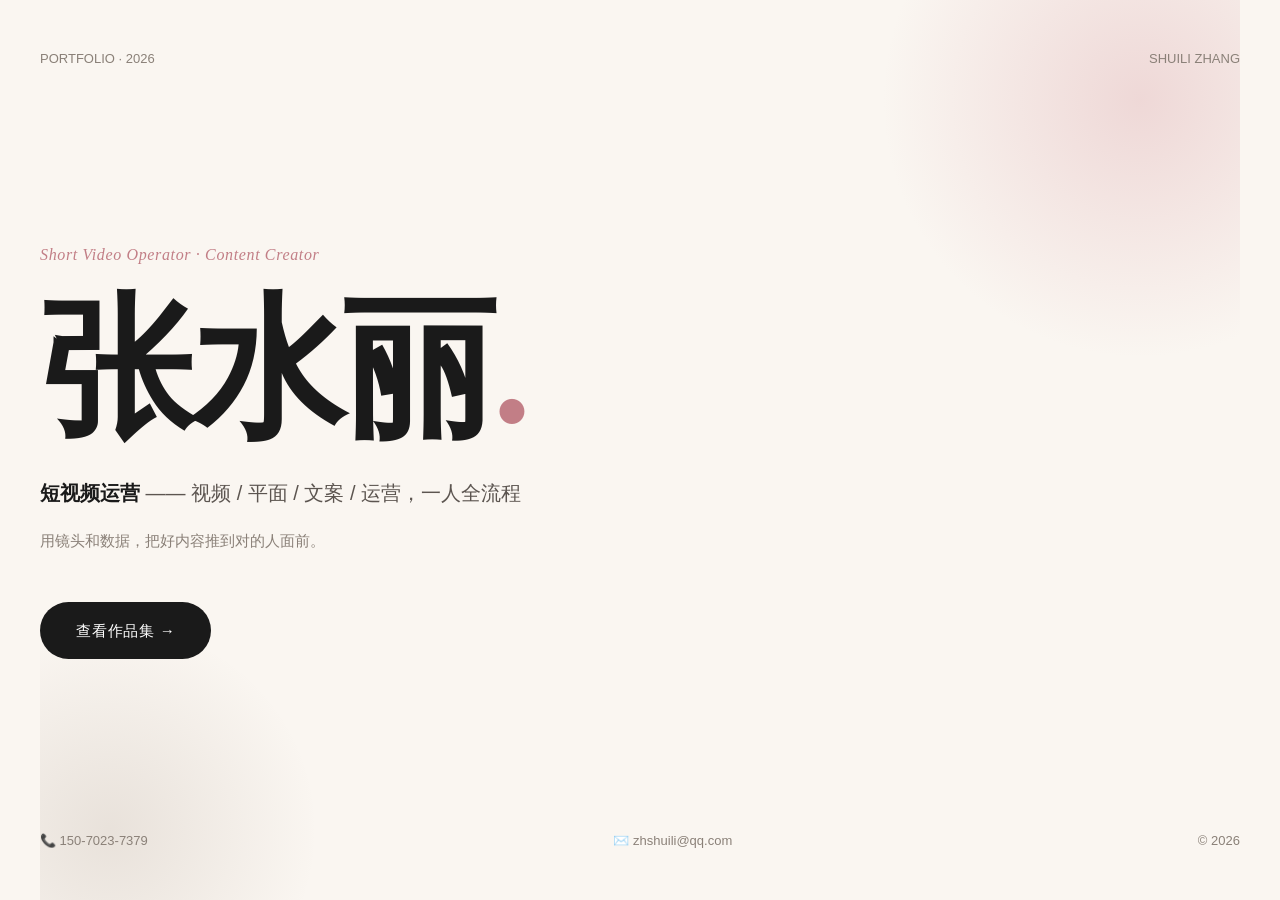
<file: index.html>
<!DOCTYPE html>
<html lang="zh-CN">
<head>
  <meta charset="UTF-8" />
  <meta name="viewport" content="width=device-width, initial-scale=1.0" />
  <title>张水丽 · 短视频运营作品集</title>
  <meta name="description" content="张水丽 · 短视频运营 —— 视频 / 平面 / 文案 / 运营综合方向个人作品集" />
  <link rel="stylesheet" href="assets/css/style.css" />
</head>
<body>
  <main class="cover container">
    <div class="cover-top">
      <span>PORTFOLIO · 2026</span>
      <span>SHUILI ZHANG</span>
    </div>

    <div class="cover-mid">
      <div class="cover-eyebrow">Short Video Operator · Content Creator</div>
      <h1 class="cover-title">
        张水丽<span class="accent">.</span>
      </h1>
      <p class="cover-role">
        <strong>短视频运营</strong> —— 视频 / 平面 / 文案 / 运营，一人全流程
      </p>
      <p class="cover-tagline">
        用镜头和数据，把好内容推到对的人面前。
      </p>
      <a href="portfolio.html" class="cover-cta">查看作品集 →</a>
    </div>

    <div class="cover-bottom">
      <span>📞 150-7023-7379</span>
      <span>✉️ zhshuili@qq.com</span>
      <span>© 2026</span>
    </div>
  </main>
</body>
</html>
</file>
<file: assets/css/style.css>
/* ============================================
   张水丽 · 个人作品集
   设计变量
   ============================================ */
:root {
  --bg: #FAF6F1;
  --bg-card: #FFFFFF;
  --ink: #1A1A1A;
  --ink-soft: #5C5550;
  --ink-mute: #8A8078;
  --pink: #D9A0A6;
  --pink-deep: #C27E86;
  --brown: #6B4F3A;
  --line: #EDE6DD;
  --shadow: 0 4px 24px rgba(60, 40, 30, 0.06);
  --shadow-hover: 0 12px 36px rgba(60, 40, 30, 0.12);
  --radius: 16px;
  --max-w: 1200px;
}

* { box-sizing: border-box; margin: 0; padding: 0; }

html { scroll-behavior: smooth; }

body {
  background: var(--bg);
  color: var(--ink);
  font-family: -apple-system, BlinkMacSystemFont, "PingFang SC", "Hiragino Sans GB", "Microsoft YaHei", sans-serif;
  font-size: 16px;
  line-height: 1.7;
  -webkit-font-smoothing: antialiased;
}

img { max-width: 100%; display: block; }
a { color: inherit; text-decoration: none; }

.container {
  max-width: var(--max-w);
  margin: 0 auto;
  padding: 0 40px;
}

/* ============================================
   封面页 index.html
   ============================================ */
.cover {
  min-height: 100vh;
  display: flex;
  flex-direction: column;
  justify-content: space-between;
  padding: 48px 0;
  position: relative;
  overflow: hidden;
}

.cover::before {
  content: "";
  position: absolute;
  width: 520px; height: 520px;
  border-radius: 50%;
  background: radial-gradient(circle, rgba(217,160,166,0.35), transparent 70%);
  top: -160px; right: -160px;
  z-index: 0;
}
.cover::after {
  content: "";
  position: absolute;
  width: 420px; height: 420px;
  border-radius: 50%;
  background: radial-gradient(circle, rgba(107,79,58,0.12), transparent 70%);
  bottom: -140px; left: -140px;
  z-index: 0;
}

.cover-top, .cover-bottom {
  display: flex;
  justify-content: space-between;
  align-items: center;
  font-size: 13px;
  color: var(--ink-mute);
  position: relative;
  z-index: 1;
}

.cover-mid {
  position: relative;
  z-index: 1;
  padding: 40px 0;
}

.cover-eyebrow {
  font-family: Georgia, "Times New Roman", serif;
  font-style: italic;
  color: var(--pink-deep);
  font-size: 16px;
  letter-spacing: 0.04em;
  margin-bottom: 24px;
}

.cover-title {
  font-family: Georgia, "Times New Roman", serif;
  font-size: clamp(56px, 12vw, 160px);
  font-weight: 700;
  line-height: 1.02;
  letter-spacing: -0.02em;
}

.cover-title .accent { color: var(--pink-deep); }

.cover-role {
  margin-top: 28px;
  font-size: clamp(16px, 2vw, 20px);
  color: var(--ink-soft);
}
.cover-role strong { color: var(--ink); font-weight: 600; }

.cover-tagline {
  margin-top: 18px;
  font-size: 15px;
  color: var(--ink-mute);
  max-width: 480px;
}

.cover-cta {
  display: inline-block;
  margin-top: 48px;
  padding: 16px 36px;
  background: var(--ink);
  color: #fff;
  border-radius: 999px;
  font-size: 15px;
  letter-spacing: 0.05em;
  transition: all 0.25s ease;
}
.cover-cta:hover {
  background: var(--pink-deep);
  transform: translateY(-2px);
  box-shadow: var(--shadow-hover);
}

/* ============================================
   顶部导航
   ============================================ */
.nav {
  position: sticky;
  top: 0;
  background: rgba(250, 246, 241, 0.92);
  backdrop-filter: blur(12px);
  border-bottom: 1px solid var(--line);
  z-index: 100;
}
.nav-inner {
  display: flex;
  justify-content: space-between;
  align-items: center;
  height: 68px;
}
.nav-logo {
  font-family: Georgia, serif;
  font-weight: 700;
  font-size: 20px;
}
.nav-logo span { color: var(--pink-deep); }
.nav-links {
  display: flex;
  gap: 32px;
  list-style: none;
}
.nav-links a {
  font-size: 14px;
  color: var(--ink-soft);
  position: relative;
  padding: 6px 0;
  transition: color 0.2s;
}
.nav-links a:hover { color: var(--ink); }
.nav-links a.active { color: var(--ink); }
.nav-links a.active::after {
  content: "";
  position: absolute;
  left: 0; right: 0; bottom: -2px;
  height: 2px;
  background: var(--pink-deep);
}

.nav-burger {
  display: none;
  background: none;
  border: none;
  cursor: pointer;
  width: 28px; height: 22px;
  position: relative;
}
.nav-burger span {
  position: absolute;
  left: 0; width: 100%; height: 2px;
  background: var(--ink);
  transition: all 0.25s;
}
.nav-burger span:nth-child(1) { top: 2px; }
.nav-burger span:nth-child(2) { top: 10px; }
.nav-burger span:nth-child(3) { top: 18px; }
.nav-burger.open span:nth-child(1) { top: 10px; transform: rotate(45deg); }
.nav-burger.open span:nth-child(2) { opacity: 0; }
.nav-burger.open span:nth-child(3) { top: 10px; transform: rotate(-45deg); }

/* ============================================
   Hero（二级页顶部）
   ============================================ */
.hero {
  padding: 100px 0 60px;
}
.hero-eyebrow {
  font-family: Georgia, serif;
  font-style: italic;
  color: var(--pink-deep);
  margin-bottom: 20px;
}
.hero h1 {
  font-family: Georgia, serif;
  font-size: clamp(36px, 5vw, 64px);
  line-height: 1.15;
  font-weight: 700;
  letter-spacing: -0.01em;
}
.hero h1 .accent { color: var(--pink-deep); }
.hero p {
  margin-top: 24px;
  font-size: 17px;
  color: var(--ink-soft);
  max-width: 640px;
}

/* ============================================
   通用板块
   ============================================ */
section.block {
  padding: 100px 0;
  border-top: 1px solid var(--line);
}
.block-head {
  display: flex;
  align-items: baseline;
  gap: 20px;
  margin-bottom: 48px;
}
.block-num {
  font-family: Georgia, serif;
  font-size: 14px;
  color: var(--pink-deep);
  letter-spacing: 0.1em;
}
.block-title {
  font-family: Georgia, serif;
  font-size: clamp(28px, 4vw, 44px);
  font-weight: 700;
}
.block-sub {
  color: var(--ink-mute);
  font-size: 14px;
  margin-left: auto;
}

/* ============================================
   关于我
   ============================================ */
.about-grid {
  display: grid;
  grid-template-columns: 320px 1fr;
  gap: 60px;
  align-items: start;
}
.avatar-card {
  background: var(--bg-card);
  border-radius: var(--radius);
  padding: 16px;
  box-shadow: var(--shadow);
}
.avatar-card img {
  width: 100%;
  aspect-ratio: 1/1;
  object-fit: cover;
  border-radius: 12px;
}
.about-name {
  font-family: Georgia, serif;
  font-size: 36px;
  font-weight: 700;
}
.about-role {
  color: var(--pink-deep);
  margin-top: 6px;
  font-size: 15px;
}
.about-bio {
  margin-top: 20px;
  color: var(--ink-soft);
  font-size: 15px;
}
.about-meta {
  margin-top: 28px;
  display: grid;
  grid-template-columns: 1fr 1fr;
  gap: 12px 32px;
  font-size: 14px;
}
.about-meta dt { color: var(--ink-mute); }
.about-meta dd { color: var(--ink); margin-top: 2px; }

.skill-tags {
  margin-top: 28px;
  display: flex;
  flex-wrap: wrap;
  gap: 8px;
}
.tag {
  padding: 6px 14px;
  border: 1px solid var(--line);
  border-radius: 999px;
  font-size: 13px;
  color: var(--ink-soft);
  background: var(--bg-card);
}

.timeline {
  margin-top: 40px;
  display: flex;
  flex-direction: column;
  gap: 0;
}
.timeline-item {
  display: grid;
  grid-template-columns: 140px 1fr;
  gap: 24px;
  padding: 20px 0;
  border-top: 1px dashed var(--line);
}
.timeline-item:last-child { border-bottom: 1px dashed var(--line); }
.timeline-when {
  font-family: Georgia, serif;
  font-size: 14px;
  color: var(--ink-mute);
}
.timeline-what h4 { font-size: 16px; }
.timeline-what .co {
  font-size: 13px;
  color: var(--pink-deep);
  margin-bottom: 6px;
}
.timeline-what p {
  font-size: 14px;
  color: var(--ink-soft);
  margin-top: 6px;
}

/* ============================================
   作品卡片通用
   ============================================ */
.grid-3 {
  display: grid;
  grid-template-columns: repeat(3, 1fr);
  gap: 28px;
}
.grid-2 {
  display: grid;
  grid-template-columns: repeat(2, 1fr);
  gap: 28px;
}

.work-card {
  background: var(--bg-card);
  border-radius: var(--radius);
  overflow: hidden;
  box-shadow: var(--shadow);
  transition: transform 0.25s ease, box-shadow 0.25s ease;
  display: flex;
  flex-direction: column;
}
.work-card:hover {
  transform: translateY(-4px);
  box-shadow: var(--shadow-hover);
}
.work-thumb {
  width: 100%;
  aspect-ratio: 16/9;
  background: var(--line);
  overflow: hidden;
}
.work-thumb img, .work-thumb video {
  width: 100%; height: 100%;
  object-fit: cover;
}
.work-body { padding: 20px 22px 24px; }
.work-cat {
  font-size: 12px;
  color: var(--pink-deep);
  letter-spacing: 0.08em;
  text-transform: uppercase;
}
.work-title {
  font-size: 18px;
  font-weight: 600;
  margin-top: 6px;
}
.work-desc {
  font-size: 14px;
  color: var(--ink-soft);
  margin-top: 8px;
}
.work-meta {
  margin-top: 14px;
  display: flex;
  flex-wrap: wrap;
  gap: 6px;
}
.work-meta .tag { font-size: 12px; padding: 4px 10px; }

.badge-hot {
  position: absolute;
  top: 14px; left: 14px;
  background: var(--pink-deep);
  color: #fff;
  font-size: 12px;
  padding: 4px 10px;
  border-radius: 999px;
}
.work-card { position: relative; }

/* 平面作品 3:4 */
.work-thumb.portrait { aspect-ratio: 3/4; }

/* 运营手机框 9:16 */
.phone-frame {
  background: var(--bg-card);
  border-radius: 28px;
  padding: 10px;
  box-shadow: var(--shadow);
}
.phone-frame img {
  width: 100%;
  aspect-ratio: 9/16;
  object-fit: cover;
  border-radius: 20px;
  background: #000;
}

/* 数据卡 */
.stat-row {
  display: grid;
  grid-template-columns: repeat(3, 1fr);
  gap: 20px;
  margin-top: 36px;
}
.stat {
  background: var(--bg-card);
  border-radius: var(--radius);
  padding: 24px;
  text-align: center;
  box-shadow: var(--shadow);
}
.stat-num {
  font-family: Georgia, serif;
  font-size: 36px;
  font-weight: 700;
  color: var(--pink-deep);
}
.stat-label {
  font-size: 13px;
  color: var(--ink-mute);
  margin-top: 4px;
}

/* 占位卡 */
.placeholder {
  border: 2px dashed var(--line);
  border-radius: var(--radius);
  padding: 60px 24px;
  text-align: center;
  color: var(--ink-mute);
  background: repeating-linear-gradient(45deg, transparent, transparent 12px, rgba(0,0,0,0.015) 12px, rgba(0,0,0,0.015) 24px);
}
.placeholder h4 { color: var(--ink-soft); margin-bottom: 6px; }

/* 技能图标行 */
.skill-grid {
  display: grid;
  grid-template-columns: repeat(5, 1fr);
  gap: 20px;
}
.skill-item {
  background: var(--bg-card);
  border-radius: var(--radius);
  padding: 28px 16px;
  text-align: center;
  box-shadow: var(--shadow);
}
.skill-icon {
  width: 48px; height: 48px;
  margin: 0 auto 12px;
  border-radius: 12px;
  background: rgba(217,160,166,0.18);
  color: var(--pink-deep);
  display: flex; align-items: center; justify-content: center;
  font-weight: 700;
  font-family: Georgia, serif;
  font-size: 18px;
}
.skill-item h5 { font-size: 15px; }
.skill-item p { font-size: 12px; color: var(--ink-mute); margin-top: 4px; }

/* ============================================
   结尾
   ============================================ */
footer.end {
  padding: 120px 0 60px;
  background: var(--ink);
  color: #fff;
  margin-top: 60px;
}
.end-eyebrow {
  font-family: Georgia, serif;
  font-style: italic;
  color: var(--pink);
}
.end h2 {
  font-family: Georgia, serif;
  font-size: clamp(36px, 6vw, 72px);
  line-height: 1.1;
  margin-top: 16px;
}
.end-contact {
  margin-top: 48px;
  display: flex;
  flex-wrap: wrap;
  gap: 40px;
  font-size: 18px;
}
.end-contact a { color: #fff; border-bottom: 1px solid rgba(255,255,255,0.3); }
.end-contact a:hover { border-color: var(--pink); color: var(--pink); }
.end-foot {
  margin-top: 80px;
  padding-top: 28px;
  border-top: 1px solid rgba(255,255,255,0.15);
  display: flex;
  justify-content: space-between;
  font-size: 13px;
  color: rgba(255,255,255,0.5);
}
.back-top {
  color: #fff;
  border-bottom: 1px solid rgba(255,255,255,0.3);
}

/* 外链按钮 */
.ext-link {
  display: inline-block;
  font-size: 13px;
  color: var(--pink-deep);
  border-bottom: 1px solid var(--pink);
  padding-bottom: 2px;
  transition: all 0.2s;
}
.ext-link:hover {
  color: var(--ink);
  border-color: var(--ink);
}

/* 可放大的图片鼠标手型 */
.work-thumb img[data-lightbox] {
  cursor: zoom-in;
}

/* ============================================
   响应式
   ============================================ */
@media (max-width: 1024px) {
  .grid-3 { grid-template-columns: repeat(2, 1fr); }
  .skill-grid { grid-template-columns: repeat(3, 1fr); }
  .about-grid { grid-template-columns: 1fr; gap: 40px; }
  .avatar-card { max-width: 320px; }
}

@media (max-width: 768px) {
  .container { padding: 0 22px; }
  section.block { padding: 64px 0; }
  .hero { padding: 64px 0 40px; }

  .nav-links {
    position: fixed;
    top: 68px; right: 0;
    background: var(--bg);
    width: 100%;
    flex-direction: column;
    gap: 0;
    border-bottom: 1px solid var(--line);
    display: none;
  }
  .nav-links.open { display: flex; }
  .nav-links li { border-top: 1px solid var(--line); }
  .nav-links a { display: block; padding: 16px 22px; font-size: 15px; }
  .nav-links a.active::after { display: none; }
  .nav-burger { display: block; }

  .grid-3, .grid-2 { grid-template-columns: 1fr; }
  .skill-grid { grid-template-columns: repeat(2, 1fr); }
  .stat-row { grid-template-columns: 1fr; }
  .about-meta { grid-template-columns: 1fr; }
  .timeline-item { grid-template-columns: 1fr; gap: 6px; }
  .block-sub { display: none; }

  .cover { padding: 32px 0; }
  .cover-bottom { flex-direction: column; gap: 6px; align-items: flex-start; }
}
</file>
